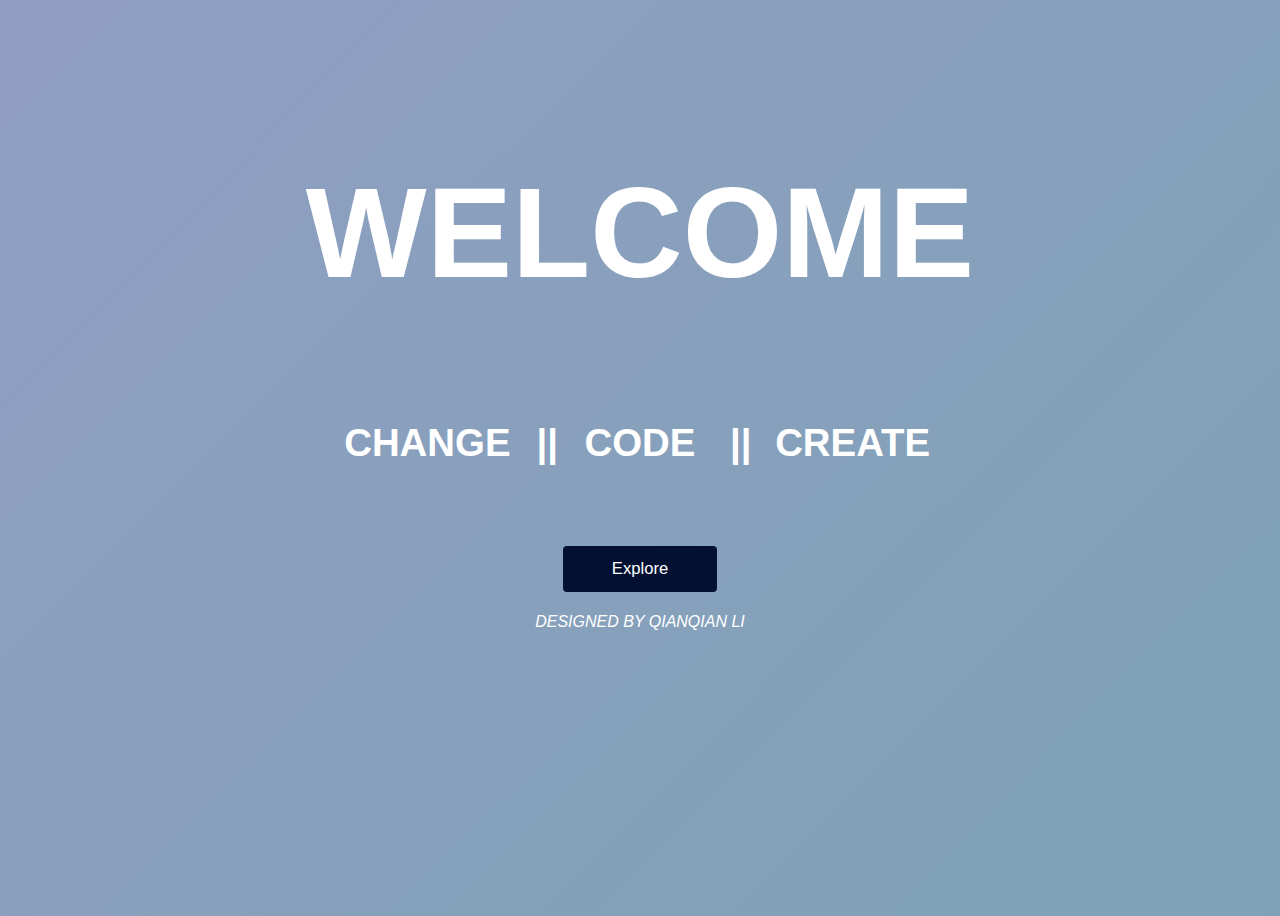
<file: index.html>
<!DOCTYPE html>
<html lang="en">
<head>
    <meta charset="UTF-8">
    <title>Welcome</title>
</head>
<style>

</style>
<body style="background-color:#3F4A5C">
<link rel="stylesheet" href="start-page-style.css">

<div class = "text-center">
    <h1 class = "start_title" style = "padding-top: 0.2%">
        WELCOME
    </h1>
    <h2 style = "text-align:center; font-size: 2vw; color: white;">
        <button class = "btn2">CHANGE</button>
        <button class = "btn3">||</button>
        <button class = "btn4">CODE</button>
        <button class = "btn3">||</button>
        <button class = "btn2">CREATE</button>
    </h2>
</div>

<div class = "btn-center">
    <button class = "button", onClick = "location.href='home.html'"><span>Explore</span></button>
</div>

<div class = "col-sm-5">
    <p style = "text-align: center; color: white; font-family: Monaco, Helvetica, sans-serif; font-style: italic; padding-bottom: 1em;">DESIGNED BY QIANQIAN LI</p>
</div>


</body>
</html>
</file>
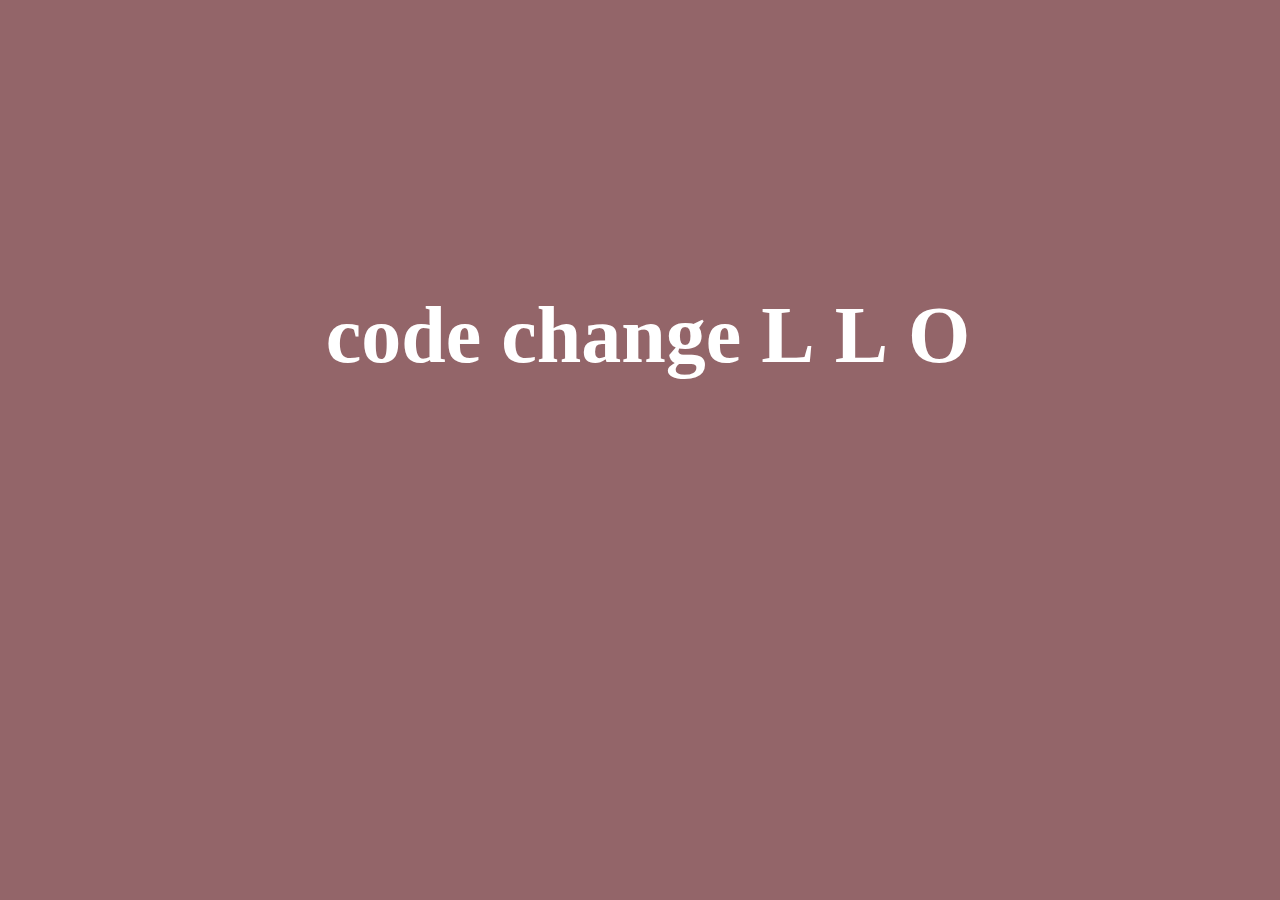
<file: NewDigital.html>
<!DOCTYPE html>
<html lang="en">
<head>
    <meta charset="UTF-8">
    <title>Title</title>
</head>
<style>
    body{
        postion: absolute;
        width: 100%;
        height: 100%;
        background-color: #936569;
        text-align: center;
        -webkit-front-smoothing: antiliased;
    }

    ::selection{
        background:transparent;
    }

    body:before{
        content:"";
    }

    h1{
        text-align: center;
        cursor: default;
        position: absolute;
        margin: auto;
        display:block;
        height:100px;
        width:100%;
        font-size: 80px;
        top:30%;
    }

    h1 span{
        position:relative;
        top:20px;
        display:inline-block;
        -webkit-animation: bounce .3s ease infinite alternate;
        font-family: "Andale Mono";
        color:white;
    }

    h1 span:nth-child(2){
        -webkit-animation-delay: .1s;
    }
    h1 span:nth-child(3){
        -webkit-animation-delay: .2s;
    }
    h1 span:nth-child(4){
        -webkit-animation-delay: .3s;
    }
    h1 span:nth-child(5){
        -webkit-animation-delay: .4s;
    }

    @keyframes bounce {
        100%{
            top:-20px;

        }

    }
</style>
<body>
    <h1>
        <span>code</span>
        <span>change</span>
        <span>L</span>
        <span>L</span>
        <span>O</span>
    </h1>

</body>
</html>
</file>
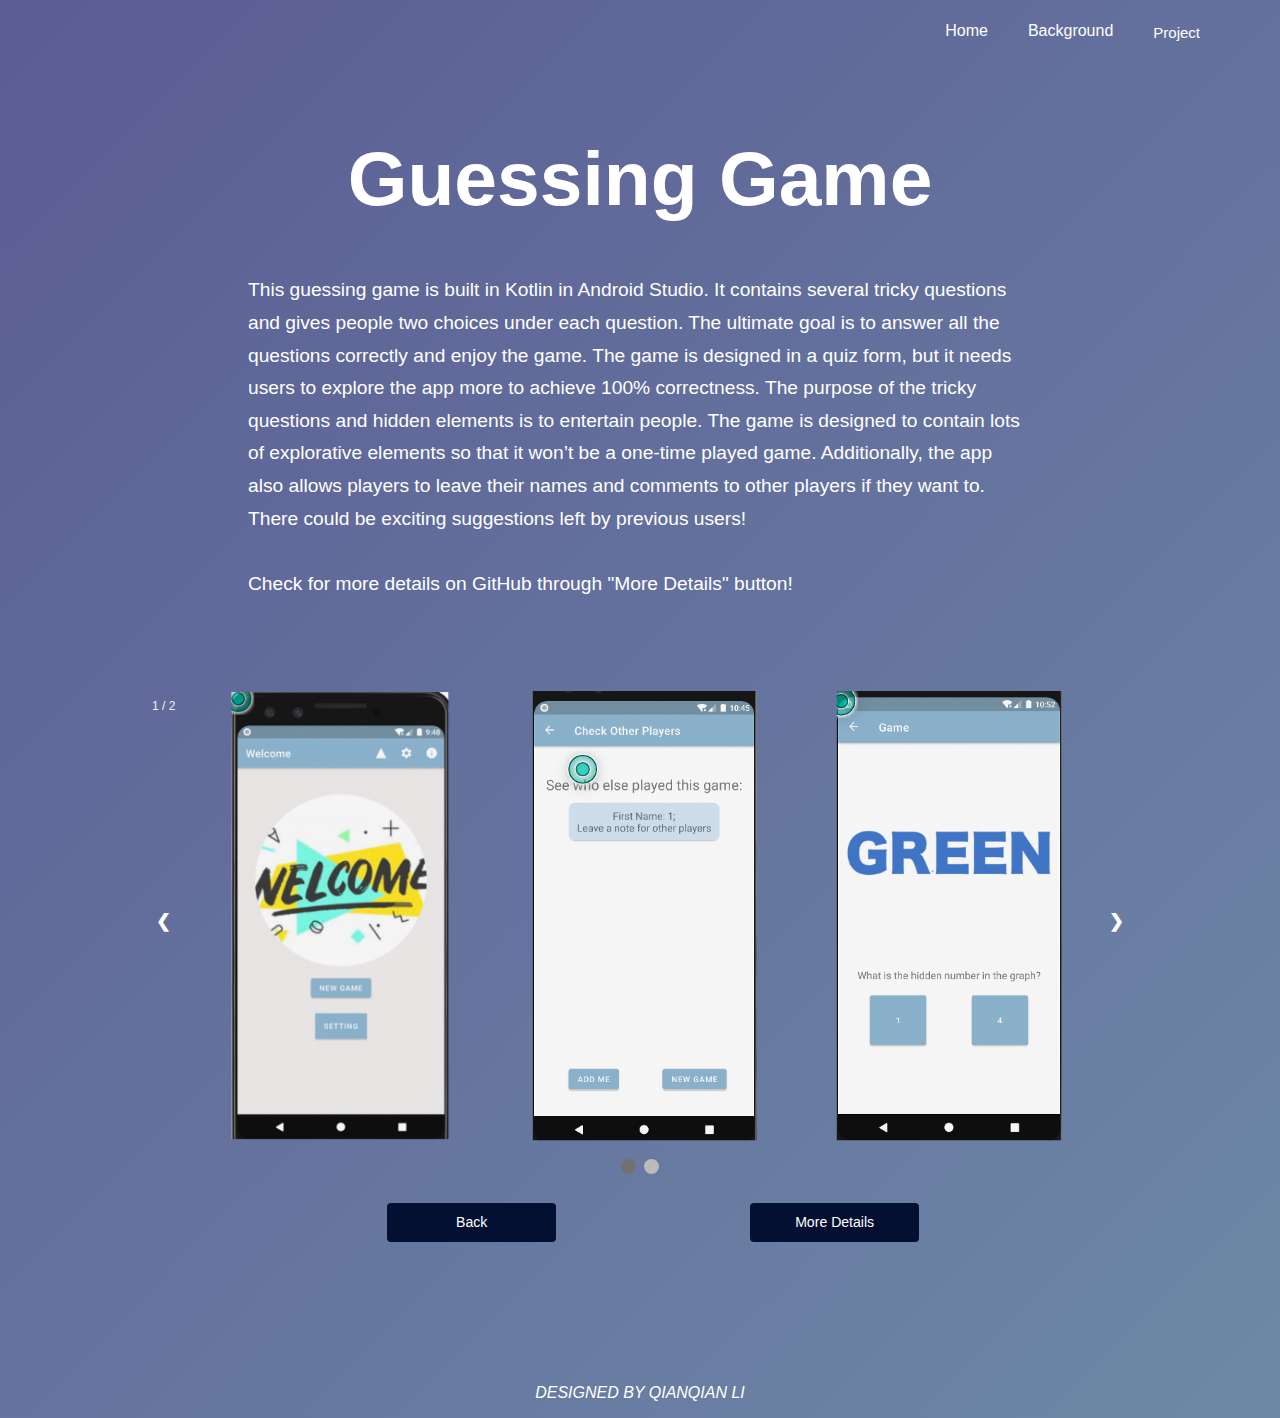
<file: project1-CSC214.html>
<!DOCTYPE html>
<html lang="en">
<head>
    <meta charset="UTF-8">
    <title>Kotlin Project</title>
</head>
<body style="background-color:#3F4A5C">

<div class="navbar">
    <link rel="stylesheet" href="style.css">

    <div class = "dropdown", style = "float:right;">
        <button class = "dropbtn", onClick = "location.href='ProjectPage.html'", style="padding-right: 20px; padding-left: 18px;">Project</button>
        <div class="dropdown-content">
            <a href="project1-CSC214.html">Kotlin Project</a>
            <a href="project2-DMST104.html">CleverDesk Project</a>
            <a href="project3-SDU.html">SQL Project</a>
        </div>
    </div>
    <a href="background.html", style="float:right; padding-right: 20px; padding-left: 20px; ">Background</a>
    <a href="home.html", style="float:right; padding-right: 20px; padding-left: 20px;">Home</a>
</div>

<div class = "Intro">
    <h1 style = "text-align: center; font-family: Copperplate, Helvetica, sans-serif; font-size: 6vw; color: white; margin-top: 1em; margin_bottom: 1em;">Guessing Game</h1>
</div>

<div class = "div-class2">
    <p1 style = "text-align: center; font-size:1.5vw; color: white; line-height: 1.7;">
        This guessing game is built in Kotlin in Android Studio. It contains several tricky questions and gives people two choices under each question. The ultimate goal is to answer all the questions correctly and enjoy the game. The game is designed in a quiz form, but it needs users to explore the app more to achieve 100% correctness. The purpose of the tricky questions and hidden elements is to entertain people. The game is designed to contain lots of explorative elements so that it won’t be a one-time played game. Additionally, the app also allows players to leave their names and comments to other players if they want to. There could be exciting suggestions left by previous users!<br>
        <br>
        Check for more details on GitHub through "More Details" button!
    </p1>
</div>

<div class="slideshow-container">

    <div class="mySlides fade">
        <div class="numbertext">1 / 2</div>
        <img src="CSC214%20Assets/csc214%20page1.png" style="object-fit:scale-down;
                    width:300px;
                    height:450px;
                    margin-left: 50px;
                "/>
        <img src="CSC214%20Assets/csc214%20page2.png" style="object-fit:scale-down;
                    width:300px;
                    height:450px;
                "/>
        <img src="CSC214%20Assets/csc214%20page3.png" style="object-fit:scale-down;
                    width:300px;
                    height:450px;
                "/>

    </div>

    <div class="mySlides fade">
        <div class="numbertext">2 / 2</div>
        <img src="CSC214%20Assets/csc214%20page4.png" style="object-fit:scale-down;
                    width:300px;
                    height:450px;
                    margin-left: 50px;
                "/>
        <img src="CSC214%20Assets/csc214%20page5.png" style="object-fit:scale-down;
                    width:300px;
                    height:450px;
                "/>
        <img src="CSC214%20Assets/csc214%20page6.png" style="object-fit:scale-down;
                    width:300px;
                    height:450px;
                "/>

    </div>

    <a class="prev" onclick="plusSlides(-1)">&#10094;</a>
    <a class="next" onclick="plusSlides(1)">&#10095;</a>

</div>
<br>

<div style="text-align:center">
    <span class="dot" onclick="currentSlide(1)"></span>
    <span class="dot" onclick="currentSlide(2)"></span>

</div>

<script>
    var slideIndex = 1;
    showSlides(slideIndex);

    function plusSlides(n) {
        showSlides(slideIndex += n);
    }

    function currentSlide(n) {
        showSlides(slideIndex = n);
    }

    function showSlides(n) {
        var i;
        var slides = document.getElementsByClassName("mySlides");
        var dots = document.getElementsByClassName("dot");
        if (n > slides.length) {slideIndex = 1}
        if (n < 1) {slideIndex = slides.length}
        for (i = 0; i < slides.length; i++) {
            slides[i].style.display = "none";
        }
        for (i = 0; i < dots.length; i++) {
            dots[i].className = dots[i].className.replace(" active", "");
        }
        slides[slideIndex-1].style.display = "block";
        dots[slideIndex-1].className += " active";
    }
</script>

<div class = "col-sm-5">
    <button class = "button2", onClick = "location.href='ProjectPage.html'", style = "margin-left: 30%; margin-bottom: 10%;"><span>Back</span></button>
    <button class = "button", onClick = "location.href='https://github.com/laauuurrrraaaaa/AndoridGuessingGame'", style = "margin-left: 15%;margin-bottom: 10%;"><span>More Details</span></button>
</div>

<div class = "col-sm-5">
    <p style = "text-align: center; color: white; font-family: Monaco, Helvetica, sans-serif; font-style: italic; padding-bottom: 1em;">DESIGNED BY QIANQIAN LI</p>
</div>
</body>
</html>
</file>
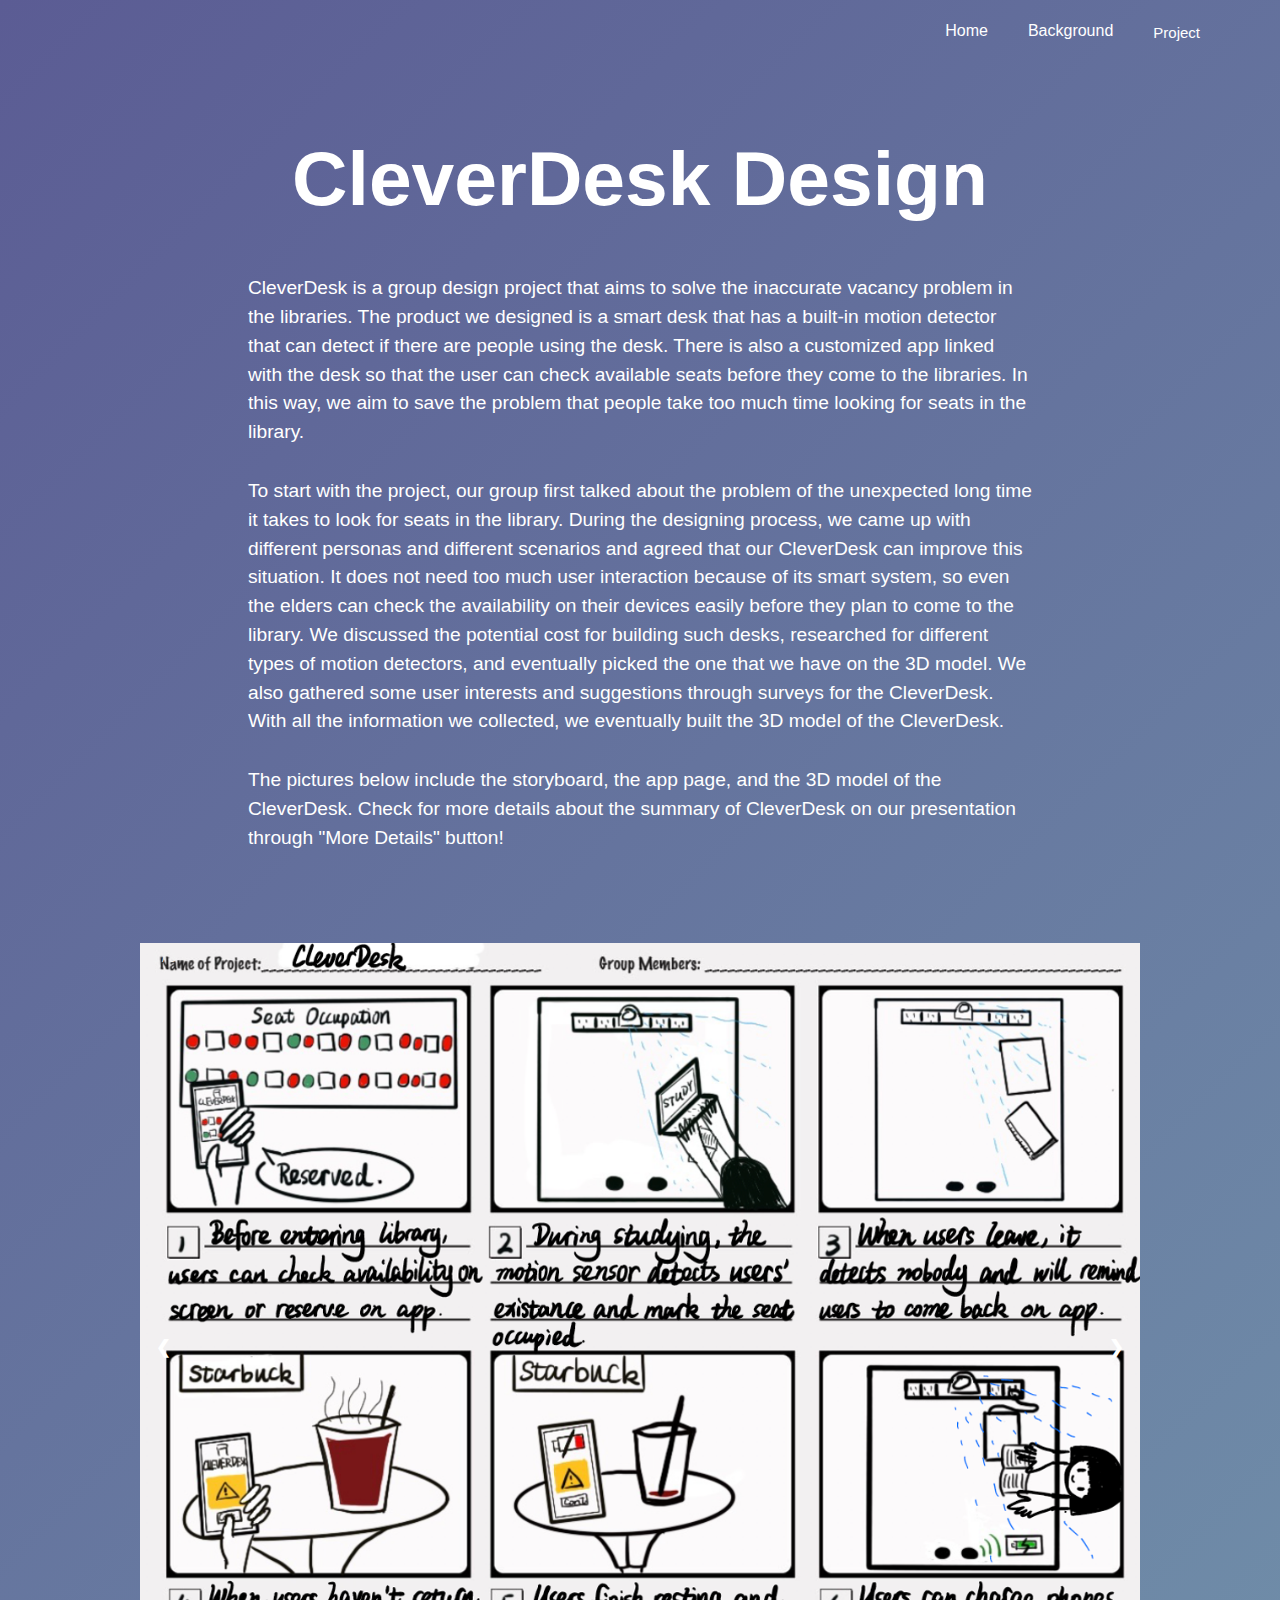
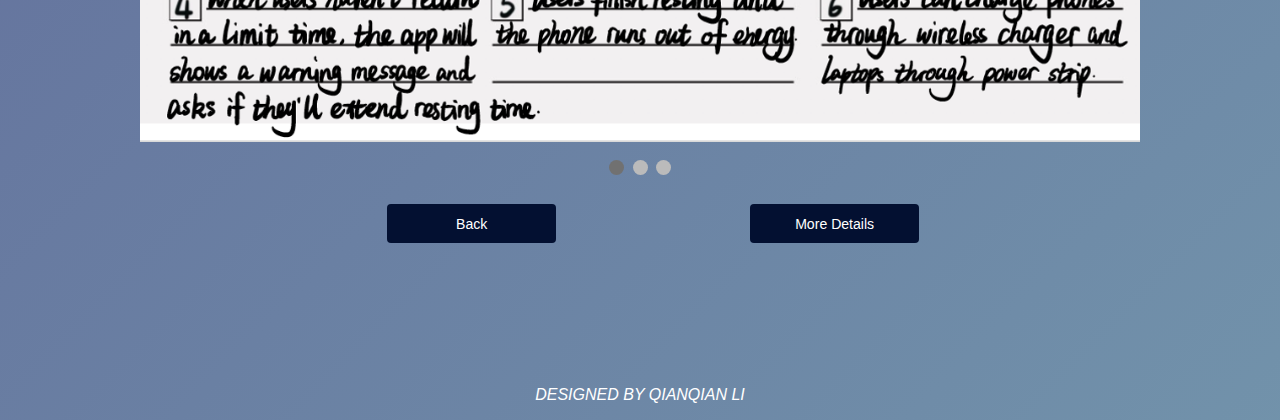
<file: project2-DMST104.html>
<!DOCTYPE html>
<html lang="en">
<head>
    <meta charset="UTF-8">
    <title>CleverDesk Project</title>
</head>
<body style="background-color:#3F4A5C">

<div class="navbar">
    <link rel="stylesheet" href="style.css">

    <div class = "dropdown", style = "float:right;">
        <button class = "dropbtn", onClick = "location.href='ProjectPage.html'", style="padding-right: 20px; padding-left: 18px;">Project</button>
        <div class="dropdown-content">
            <a href="project1-CSC214.html">Kotlin Project</a>
            <a href="project2-DMST104.html">CleverDesk Project</a>
            <a href="project3-SDU.html">SQL Project</a>
        </div>
    </div>
    <a href="background.html", style="float:right; padding-right: 20px; padding-left: 20px; ">Background</a>
    <a href="home.html", style="float:right; padding-right: 20px; padding-left: 20px;">Home</a>
</div>

<div class = "Intro">
    <h1 style = "text-align: center; font-family: Copperplate, Helvetica, sans-serif; font-size: 6vw; color: white; margin-top: 1em; margin_bottom: 1em;">CleverDesk Design</h1>
</div>

<div class = "div-class2">
    <p1 style = "text-align: center; font-size:1.5vw; color: white; line-height: 1.5;">
        CleverDesk is a group design project that aims to solve the inaccurate vacancy problem in the libraries. The product we designed is a smart desk that has a built-in motion detector that can detect if there are people using the desk. There is also a customized app linked with the desk so that the user can check available seats before they come to the libraries. In this way, we aim to save the problem that people take too much time looking for seats in the library.
    </p1>
</div>
<div class = "div-class2">
    <p1 style = "text-align: center; font-size: 20px; color: white; line-height: 1.5;">
        <br>
    </p1>
</div>
<div class = "div-class2">
    <p1 style = "text-align: center; font-size:1.5vw; color: white; line-height: 1.5;">
        To start with the project, our group first talked about the problem of the unexpected long time it takes to look for seats in the library. During the designing process, we came up with different personas and different scenarios and agreed that our CleverDesk can improve this situation. It does not need too much user interaction because of its smart system, so even the elders can check the availability on their devices easily before they plan to come to the library. We discussed the potential cost for building such desks, researched for different types of motion detectors, and eventually picked the one that we have on the 3D model. We also gathered some user interests and suggestions through surveys for the CleverDesk. With all the information we collected, we eventually built the 3D model of the CleverDesk.
    </p1>
</div>
<div class = "div-class2">
    <p1 style = "text-align: center; font-size: 20px; color: white; line-height: 1.5;">
        <br>
    </p1>
</div>
<div class = "div-class2">
    <p1 style = "text-align: center; font-size:1.5vw; color: white; line-height: 1.5;">
        The pictures below include the storyboard, the app page, and the 3D model of the CleverDesk. Check for more details about the summary of CleverDesk on our presentation through "More Details" button!<br>
        </p1>
</div>

<div class="slideshow-container">

    <div class="mySlides fade">
        <div class="numbertext">1 / 3</div>
        <img src="DMST104%20Assets/storyboard.png" style="width:100%">

    </div>

    <div class="mySlides fade">
        <div class="numbertext">2 / 3</div>
        <img src="DMST104%20Assets/App%20page.png" style="width:100%">
    </div>

    <div class="mySlides fade">
        <div class="numbertext">3 / 3</div>
        <img src="DMST104%20Assets/CleverDesk%20Model.jpeg" style="width:100%">

    </div>


    <a class="prev" onclick="plusSlides(-1)">&#10094;</a>
    <a class="next" onclick="plusSlides(1)">&#10095;</a>

</div>
<br>

<div style="text-align:center">
    <span class="dot" onclick="currentSlide(1)"></span>
    <span class="dot" onclick="currentSlide(2)"></span>
    <span class="dot" onclick="currentSlide(3)"></span>
</div>

<script>
    var slideIndex = 1;
    showSlides(slideIndex);

    function plusSlides(n) {
        showSlides(slideIndex += n);
    }

    function currentSlide(n) {
        showSlides(slideIndex = n);
    }

    function showSlides(n) {
        var i;
        var slides = document.getElementsByClassName("mySlides");
        var dots = document.getElementsByClassName("dot");
        if (n > slides.length) {slideIndex = 1}
        if (n < 1) {slideIndex = slides.length}
        for (i = 0; i < slides.length; i++) {
            slides[i].style.display = "none";
        }
        for (i = 0; i < dots.length; i++) {
            dots[i].className = dots[i].className.replace(" active", "");
        }
        slides[slideIndex-1].style.display = "block";
        dots[slideIndex-1].className += " active";
    }
</script>

<div class = "col-sm-5">
    <button class = "button2", onClick = "location.href='ProjectPage.html'", style = "margin-left: 30%; margin-bottom: 10%;"><span>Back</span></button>
    <button class = "button", onClick = "location.href='https://docs.google.com/presentation/d/1ndD1ULcrDNZz1bkANxbwPDwS0rGNTJoD8H4VgaOJ_BQ/view?usp=sharing'", style = "margin-left: 15%;margin-bottom: 10%;"><span>More Details</span></button>
</div>
<div class = "col-sm-5">
    <p style = "text-align: center; color: white; font-family: Monaco, Helvetica, sans-serif; font-style: italic; padding-bottom: 1em;">DESIGNED BY QIANQIAN LI</p>
</div>
</body>
</html>
</file>
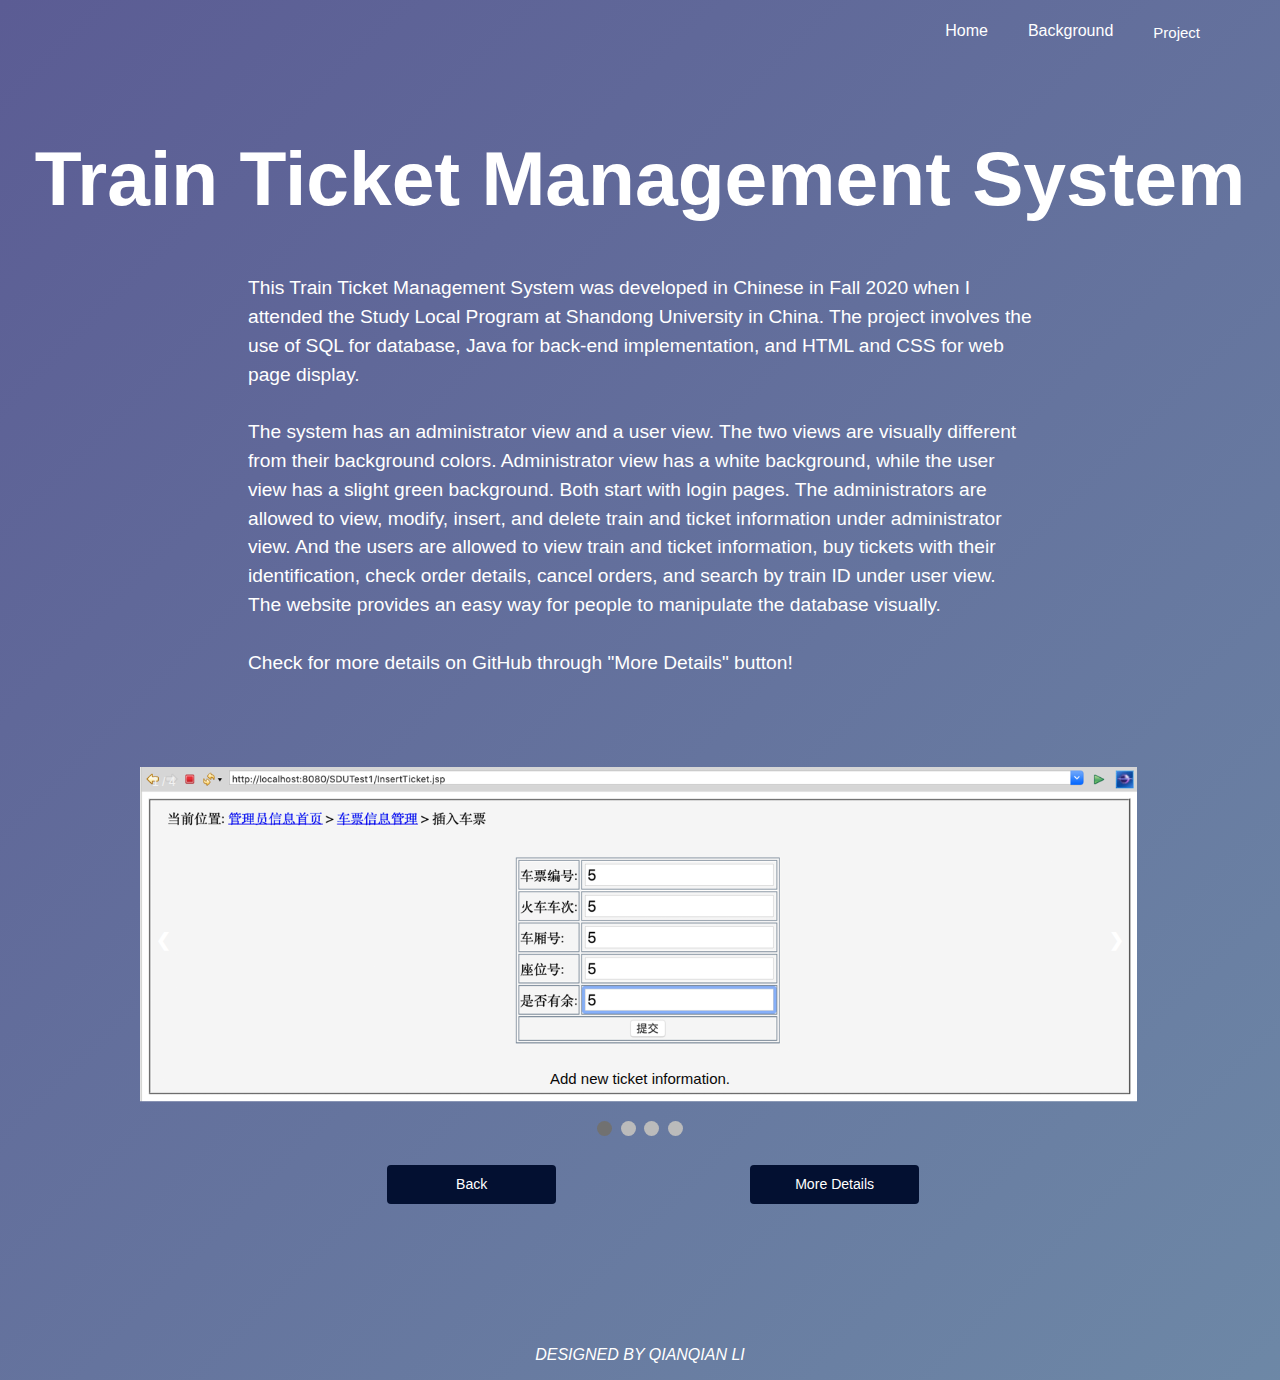
<file: project3-SDU.html>
<!DOCTYPE html>
<html lang="en">
<head>
    <meta charset="UTF-8">
    <title>SQL Project</title>
</head>
<body style="background-color:#3F4A5C">

<div class="navbar">
    <link rel="stylesheet" href="style.css">

    <div class = "dropdown", style = "float:right;">
        <button class = "dropbtn", onClick = "location.href='ProjectPage.html'", style="padding-right: 20px; padding-left: 18px;">Project</button>
        <div class="dropdown-content">
            <a href="project1-CSC214.html">Kotlin Project</a>
            <a href="project2-DMST104.html">CleverDesk Project</a>
            <a href="project3-SDU.html">SQL Project</a>
        </div>
    </div>
    <a href="background.html", style="float:right; padding-right: 20px; padding-left: 20px; ">Background</a>
    <a href="home.html", style="float:right; padding-right: 20px; padding-left: 20px;">Home</a>
</div>

<div class = "Intro">
    <h1 style = "text-align: center; font-family: Copperplate, Helvetica, sans-serif; font-size: 6vw; color: white; margin-top: 1em; margin_bottom: 1em;">Train Ticket Management System</h1>
</div>

<div class = "div-class2">
    <p1 style = "text-align: center; font-size: 1.5vw; color: white; line-height: 1.5;">
        This Train Ticket Management System was developed in Chinese in Fall 2020 when I attended the Study Local Program at Shandong University in China. The project involves the use of SQL for database, Java for back-end implementation, and HTML and CSS for web page display.<br>
        <br>
        The system has an administrator view and a user view. The two views are visually different from their background colors. Administrator view has a white background, while the user view has a slight green background. Both start with login pages. The administrators are allowed to view, modify, insert, and delete train and ticket information under administrator view. And the users are allowed to view train and ticket information, buy tickets with their identification, check order details, cancel orders, and search by train ID under user view. The website provides an easy way for people to manipulate the database visually.<br>
        <br>
        Check for more details on GitHub through "More Details" button!
    </p1>
</div>

        <div class="slideshow-container">

    <div class="mySlides fade">
        <div class="numbertext">1 / 4</div>
        <img src="SDU%20Assets/AdminAddTicket.png" style="width:100%">
        <div class="text">Add new ticket information.</div>
    </div>

    <div class="mySlides fade">
        <div class="numbertext">2 / 4</div>
        <img src="SDU%20Assets/AdminAddTicket2.png" style="width:100%">
        <div class="text">New ticket information added.</div>
    </div>

    <div class="mySlides fade">
        <div class="numbertext">3 / 4</div>
        <img src="SDU%20Assets/AdminAddTrain.png" style="width:100%">
        <div class="text">Add new train information.</div>
    </div>

    <div class="mySlides fade">
        <div class="numbertext">3 / 4</div>
        <img src="SDU%20Assets/AdminAddTrain2.png" style="width:100%">
        <div class="text">New train information added.</div>
    </div>

    <a class="prev" onclick="plusSlides(-1)">&#10094;</a>
    <a class="next" onclick="plusSlides(1)">&#10095;</a>

</div>
<br>

<div style="text-align:center">
    <span class="dot" onclick="currentSlide(1)"></span>
    <span class="dot" onclick="currentSlide(2)"></span>
    <span class="dot" onclick="currentSlide(3)"></span>
    <span class="dot" onclick="currentSlide(4)"></span>
</div>

<script>
    var slideIndex = 1;
    showSlides(slideIndex);

    function plusSlides(n) {
        showSlides(slideIndex += n);
    }

    function currentSlide(n) {
        showSlides(slideIndex = n);
    }

    function showSlides(n) {
        var i;
        var slides = document.getElementsByClassName("mySlides");
        var dots = document.getElementsByClassName("dot");
        if (n > slides.length) {slideIndex = 1}
        if (n < 1) {slideIndex = slides.length}
        for (i = 0; i < slides.length; i++) {
            slides[i].style.display = "none";
        }
        for (i = 0; i < dots.length; i++) {
            dots[i].className = dots[i].className.replace(" active", "");
        }
        slides[slideIndex-1].style.display = "block";
        dots[slideIndex-1].className += " active";
    }
</script>
<div class = "col-sm-5">
    <button class = "button2", onClick = "location.href='ProjectPage.html'", style = "margin-left: 30%; margin-bottom: 10%;"><span>Back</span></button>
    <button class = "button", onClick = "location.href='https://github.com/laauuurrrraaaaa/EasyTrainTicketSystem'", style = "margin-left: 15%;margin-bottom: 10%;"><span>More Details</span></button>
</div>
<div class = "col-sm-5">
    <p style = "text-align: center; color: white; font-family: Monaco, Helvetica, sans-serif; font-style: italic; padding-bottom: 1em;">DESIGNED BY QIANQIAN LI</p>
</div>
</body>
</html>
</file>
<file: start-page-style.css>
body {
    font-family: Copperplate, Helvetica, sans-serif;
    background: linear-gradient(-45deg, #4a5572, #b7bdbd, #79a4b2, #909ec2);
    background-size: 400% 400%;
    animation: gradient 15s ease infinite;
    height: 100vh;
}

@keyframes gradient {
    0% {
        background-position: 0% 50%;
    }
    50% {
        background-position: 100% 50%;
    }
    100% {
        background-position: 0% 50%;
    }
}
.btn-center{
    text-align: center;
    padding-top:2%;
}

.text-center{
    text-align: center;
    padding-top:5%;
}

.button {
    display: inline-block;
    border-radius: 4px;
    background-color: #031031;
    border: none;
    color: #FFFFFF;
    text-align: center;
    font-family: Monaco, Helvetica, sans-serif;
    font-size: 1.3vw;
    padding: 1vw;
    width: 12vw;
    transition: all 0.5s;
    cursor: pointer;
    margin: 5px;
}

.button span {
    cursor: pointer;
    display: inline-block;
    position: relative;
    transition: 0.5s;
}

.button span:after {
    content: '\00bb';
    position: absolute;
    opacity: 0;
    top: 0;
    right: -20px;
    transition: 0.5s;
}

.button:hover span {
    padding-right: 25px;
}

.button:hover span:after {
    opacity: 1;
    right: 0;
}
.start_title{
    font-size: 10vw;
    font-style: normal;
    color: #ffffff;
}

/*.button2 {*/
/*    display: inline-block;*/
/*    padding: 15px 25px;*/
/*    font-size: 24px;*/
/*    cursor: pointer;*/
/*    text-align: center;*/
/*    text-decoration: none;*/
/*    outline: none;*/
/*    color: #fff;*/
/*    background-color: #4CAF50;*/
/*    border: none;*/
/*    border-radius: 15px;*/
/*    box-shadow: 0 9px #999;*/
/*}*/

/*.button2:hover {background-color: #3e8e41}*/

/*.button2:active {*/
/*    background-color: #3e8e41;*/
/*    box-shadow: 0 5px #666;*/
/*    transform: translateY(4px);*/
/*}*/

.btn2{
    font-family: Copperplate, Helvetica, sans-serif;
    width: 15vw;
    height: 8vw;
    border: none;
    background-color: transparent;
    color: white;
    font-size: 3vw;
    font-weight:bold;
    line-height: 1;
    transition: transform 250ms;
}
.btn2:hover {
    transform: translateY(-10px);
}

.btn3{
    font-family: Copperplate, Helvetica, sans-serif;
    width: 2vw;
    height: 8vw;
    border: none;
    background-color: transparent;
    color: white;
    font-size: 3vw;
    font-weight:bold;
    line-height: 1;
}

.btn4{
    font-family: Copperplate, Helvetica, sans-serif;
    width: 12vw;
    height: 8vw;
    border: none;
    background-color: transparent;
    color: white;
    font-size: 3vw;
    font-weight:bold;
    line-height: 1;
    transition: transform 250ms;
}
.btn4:hover {
    transform: translateY(-10px);
}
</file>
<file: style.css>
body {
    font-family: Arial, Helvetica, sans-serif;
    background: linear-gradient(-45deg, #4a5572, #7890a9, #79a4b2, #5b5c94);
    background-size: 600% 600%;
    animation: gradient 15s ease infinite;
    height: 100vh;
}

@keyframes gradient {
    0% {
        background-position: 0% 50%;
    }
    50% {
        background-position: 100% 50%;
    }
    100% {
        background-position: 0% 50%;
    }
}

.navbar {
    overflow: hidden;
    background-color: transparent;
    font-family: Monaco, Helvetica, sans-serif;
}

.navbar a {
    float: left;
    font-size: 16px;
    color: white;
    text-align: center;
    padding: 14px 16px;
    text-decoration: none;
}

.dropdown {
    float: left;
    overflow: hidden;
    padding-right: 50px;
    font-family: Monaco, Helvetica, sans-serif;
}

.dropdown .dropbtn {
    font-size: 15px;
    border: none;
    outline: none;
    color: white;
    background-color: inherit;
    font-family: inherit;
    margin: 2px;
    padding: 14px 16px;

}

.navbar a:hover, .dropdown:hover .dropbtn {
    background-color: #8ad6e0;
}

.dropdown-content {
    display: none;
    position: absolute;
    background-color: #f9f9f9;
    min-width: 160px;
    box-shadow: 0px 8px 16px 0px rgba(0,0,0,0.2);
    z-index: 1;
}

.dropdown-content a {
    float: none;
    color: black;
    padding: 12px 16px;
    text-decoration: none;
    display: block;
    text-align: left;
}

.dropdown-content a:hover {
    background-color: #ddd;
}

.dropdown:hover .dropdown-content {
    display: block;
}

.div-row{
    display: flex;
    flex-direction: row;
    margin: auto;
    margin-top:calc(10vh);
    margin-left:calc(30vh);
    margin-right:calc(30vh);

}
.div-col{
    display: flex;
    flex-direction: column;
}

.div-class{

    width: available;
}

.div-class2{

    width: available;
    margin-left: 15em;
    margin-right: 15em;
}

div.gallery {
    border: 1px solid #ccc;
}

div.gallery:hover {
    border: 1px solid #777;
}

div.gallery img {
    width: 100%;
    height: auto;
}

div.desc {
    padding: 15px;
    text-align: center;
}

* {
    box-sizing: border-box;
}

.responsive {
    padding: 0 6px;
    float: left;
    width: 24.99999%;
}

@media only screen and (max-width: 700px) {
    .responsive {
        width: 49.99999%;
        margin: 6px 0;
    }
}

@media only screen and (max-width: 500px) {
    .responsive {
        width: 100%;
    }
}

.clearfix:after {
    content: "";
    display: table;
    clear: both;
}

.mySlides {display: none}
img {vertical-align: middle;}

/* Slideshow container */
.slideshow-container {
    max-width: 1000px;
    position: relative;
    margin: auto;
    margin-top:calc(10vh);
}

/* Next & previous buttons */
.prev, .next {
    cursor: pointer;
    position: absolute;
    top: 50%;
    width: auto;
    padding: 16px;
    margin-top: -22px;
    color: white;
    font-weight: bold;
    font-size: 18px;
    transition: 0.6s ease;
    border-radius: 0 3px 3px 0;
    user-select: none;
}

/* Position the "next button" to the right */
.next {
    right: 0;
    border-radius: 3px 0 0 3px;
}

/* On hover, add a black background color with a little bit see-through */
.prev:hover, .next:hover {
    background-color: rgba(0,0,0,0.8);
}

/* Caption text */
.text {
    color: #090808;
    font-size: 15px;
    padding: 8px 12px;
    position: absolute;
    bottom: 8px;
    width: 100%;
    text-align: center;
}

/* Number text (1/3 etc) */
.numbertext {
    color: #f2f2f2;
    font-size: 12px;
    padding: 8px 12px;
    position: absolute;
    top: 0;
}

/* The dots/bullets/indicators */
.dot {
    cursor: pointer;
    height: 15px;
    width: 15px;
    margin: 0 2px;
    background-color: #bbb;
    border-radius: 50%;
    display: inline-block;
    transition: background-color 0.6s ease;
}

.active, .dot:hover {
    background-color: #717171;
}

/* Fading animation */
.fade {
    -webkit-animation-name: fade;
    -webkit-animation-duration: 1.5s;
    animation-name: fade;
    animation-duration: 1.5s;
}

@-webkit-keyframes fade {
    from {opacity: .4}
    to {opacity: 1}
}

@keyframes fade {
    from {opacity: .4}
    to {opacity: 1}
}

/* On smaller screens, decrease text size */
@media only screen and (max-width: 300px) {
    .prev, .next,.text {font-size: 11px}
}

#storyboard{
    float: left;
    margin: 3em 3em 3em 3em;
}

#app{
    float: left;
    margin: 3em 3em 3em 3em;
}

#model{
    float: left;
    margin: 3em 3em 3em 3em;
}

.button {
    display: inline-block;
    border-radius: 4px;
    background-color: #031031;
    border: none;
    color: #FFFFFF;
    text-align: center;
    font-family: Monaco, Helvetica, sans-serif;
    font-size: 1.1vw;
    padding: 0.9vw;
    width: 12em;
    transition: all 0.5s;
    cursor: pointer;
    margin-left: 15%;
    margin-top: 2%;
}

.button span {
    cursor: pointer;
    display: inline-block;
    position: relative;
    transition: 0.5s;
}

.button span:after {
    content: '\00bb';
    position: absolute;
    opacity: 0;
    top: 0;
    right: -20px;
    transition: 0.5s;
}

.button:hover span {
    padding-right: 25px;
}

.button:hover span:after {
    opacity: 1;
    right: 0;
}

.button2 {
    display: inline-block;
    border-radius: 4px;
    background-color: #031031;
    border: none;
    color: #FFFFFF;
    text-align: center;
    font-family: Monaco, Helvetica, sans-serif;
    font-size: 1.1vw;
    padding: 0.9vw;
    width: 12em;
    transition: all 0.5s;
    cursor: pointer;
    margin-left: 15%;
    margin-top: 2%;
}

.button2 span {
    cursor: pointer;
    display: inline-block;
    position: relative;
    transition: 0.5s;
}

.button2 span:after {
    content: '\00ab';
    position: absolute;
    opacity: 0;
    top: 0;
    left: 20px;
    transition: 0.5s;
}

.button2:hover span {
    padding-left: 25px;
}

.button2:hover span:after {
    opacity: 1;
    left: 0;
}

div{
    animation: fadeIn 1s ;
}
h1{
    animation: fadeIn 1s ;
}

@keyframes fadeIn {
    0% {opacity:0;}
    100% {opacity:1;}
}

@-moz-keyframes fadeIn {
    0% {opacity:0;}
    100% {opacity:1;}
}

@-webkit-keyframes fadeIn {
    0% {opacity:0;}
    100% {opacity:1;}
}

@-o-keyframes fadeIn {
    0% {opacity:0;}
    100% {opacity:1;}
}

@-ms-keyframes fadeIn {
    0% {opacity:0;}
    100% {opacity:1;}
}

.btn2{
    font-family: Copperplate, Helvetica, sans-serif;
    width: 29vw;
    height: 8vw;
    border: none;
    background-color: transparent;
    color: white;
    font-size: 6.5vw;
    font-weight:bold;
    line-height: 1;
    transition: transform 250ms;
}
.btn2:hover {
    transform: translateY(-20px);
}

.btn4{
    font-family: Copperplate, Helvetica, sans-serif;
    width: 21vw;
    height: 8vw;
    border: none;
    background-color: transparent;
    color: white;
    font-size: 6.5vw;
    font-weight:bold;
    line-height: 1;
    transition: transform 250ms;
}
.btn4:hover {
    transform: translateY(-20px);
}

.btn3{
    width: 1vw;
    height: 8vw;
    border: none;
    background-color: transparent;
    color: white;
    font-size: 7vw;
    font-weight:bold;
    line-height: 1;
}
</file>
